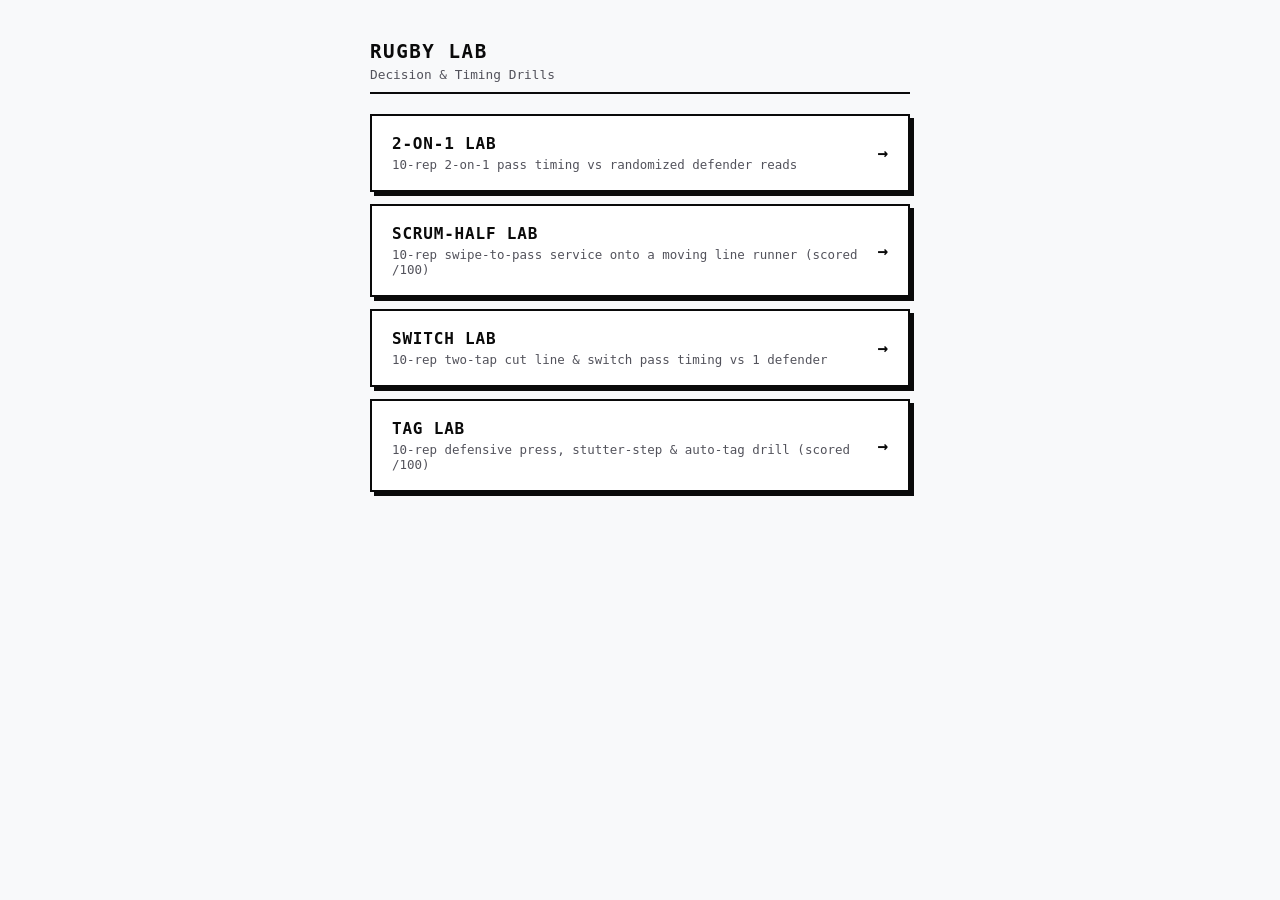
<file: index.html>
<!DOCTYPE html>
<html lang="en">
<head>
  <meta charset="UTF-8" />
  <meta name="viewport" content="width=device-width, initial-scale=1.0" />
  <title>Rugby Lab — Decision &amp; Timing Drills</title>
  <meta name="description" content="Interactive 2D rugby training mini-games for practicing pass timing, scrum-half service, and attacking decision-making." />
  <meta name="theme-color" content="#0a0a0a" />
  <meta name="apple-mobile-web-app-capable" content="yes" />
  <meta name="apple-mobile-web-app-status-bar-style" content="black-translucent" />
  <meta name="apple-mobile-web-app-title" content="Rugby Lab" />

  <!-- Open Graph / Social Sharing -->
  <meta property="og:type" content="website" />
  <meta property="og:site_name" content="Rugby Lab" />
  <meta property="og:title" content="Rugby Lab — Decision &amp; Timing Drills" />
  <meta property="og:description" content="Interactive 2D rugby training mini-games for practicing pass timing, scrum-half service, and attacking decision-making." />

  <!-- Twitter / X Card -->
  <meta name="twitter:card" content="summary_large_image" />
  <meta name="twitter:title" content="Rugby Lab — Decision &amp; Timing Drills" />
  <meta name="twitter:description" content="Interactive 2D rugby training mini-games for practicing pass timing, scrum-half service, and attacking decision-making." />

  <link rel="icon" type="image/svg+xml" href="data:image/svg+xml,%3Csvg xmlns='http://www.w3.org/2000/svg' viewBox='0 0 64 64'%3E%3Crect width='64' height='64' fill='%23ffffff' stroke='%230a0a0a' stroke-width='6'/%3E%3Cellipse cx='32' cy='32' rx='20' ry='13' transform='rotate(-35 32 32)' fill='%232563eb' stroke='%230a0a0a' stroke-width='5'/%3E%3C/svg%3E" />
  <style>
    * {
      box-sizing: border-box;
      margin: 0;
      padding: 0;
      -webkit-tap-highlight-color: transparent;
    }

    body {
      background-color: #f8f9fa;
      color: #0a0a0a;
      font-family: ui-monospace, 'SFMono-Regular', Menlo, Monaco, Consolas, monospace;
      display: flex;
      justify-content: center;
      padding: 40px 20px;
      min-height: 100vh;
    }

    .container {
      width: 100%;
      max-width: 540px;
      display: flex;
      flex-direction: column;
      gap: 20px;
    }

    .header {
      border-bottom: 2px solid #0a0a0a;
      padding-bottom: 10px;
    }

    .title {
      font-size: 1.2rem;
      font-weight: 800;
      text-transform: uppercase;
      letter-spacing: 0.08em;
    }

    .subtitle {
      margin-top: 4px;
      font-size: 0.8rem;
      color: #52525b;
    }

    .drill-list {
      display: flex;
      flex-direction: column;
      gap: 12px;
    }

    .drill-card {
      display: flex;
      justify-content: space-between;
      align-items: center;
      padding: 18px 20px;
      background: #ffffff;
      border: 2px solid #0a0a0a;
      box-shadow: 4px 4px 0px #0a0a0a;
      text-decoration: none;
      color: #0a0a0a;
      transition: transform 0.1s ease, box-shadow 0.1s ease, background 0.1s ease;
    }

    .drill-card:hover {
      background: #eff6ff;
      transform: translate(-1px, -1px);
      box-shadow: 5px 5px 0px #0a0a0a;
    }

    .drill-info {
      display: flex;
      flex-direction: column;
      gap: 4px;
    }

    .drill-name {
      font-size: 1rem;
      font-weight: 800;
      text-transform: uppercase;
      letter-spacing: 0.05em;
    }

    .drill-desc {
      font-size: 0.78rem;
      color: #52525b;
    }

    .drill-arrow {
      font-size: 1.1rem;
      font-weight: 800;
    }
  </style>
</head>
<body>
  <main class="container">
    <header class="header">
      <h1 class="title">Rugby Lab</h1>
      <p class="subtitle">Decision &amp; Timing Drills</p>
    </header>

    <nav class="drill-list">
      <a href="./2-on-1-lab/" class="drill-card">
        <div class="drill-info">
          <span class="drill-name">2-on-1 Lab</span>
          <span class="drill-desc">10-rep 2-on-1 pass timing vs randomized defender reads</span>
        </div>
        <span class="drill-arrow">&rarr;</span>
      </a>
      <a href="./scrum-half-lab/" class="drill-card">
        <div class="drill-info">
          <span class="drill-name">Scrum-Half Lab</span>
          <span class="drill-desc">10-rep swipe-to-pass service onto a moving line runner (scored /100)</span>
        </div>
        <span class="drill-arrow">&rarr;</span>
      </a>
      <a href="./switch-lab/" class="drill-card">
        <div class="drill-info">
          <span class="drill-name">Switch Lab</span>
          <span class="drill-desc">10-rep two-tap cut line &amp; switch pass timing vs 1 defender</span>
        </div>
        <span class="drill-arrow">&rarr;</span>
      </a>
      <a href="./tag-lab/" class="drill-card">
        <div class="drill-info">
          <span class="drill-name">Tag Lab</span>
          <span class="drill-desc">10-rep defensive press, stutter-step &amp; auto-tag drill (scored /100)</span>
        </div>
        <span class="drill-arrow">&rarr;</span>
      </a>
    </nav>
  </main>
</body>
</html>
</file>
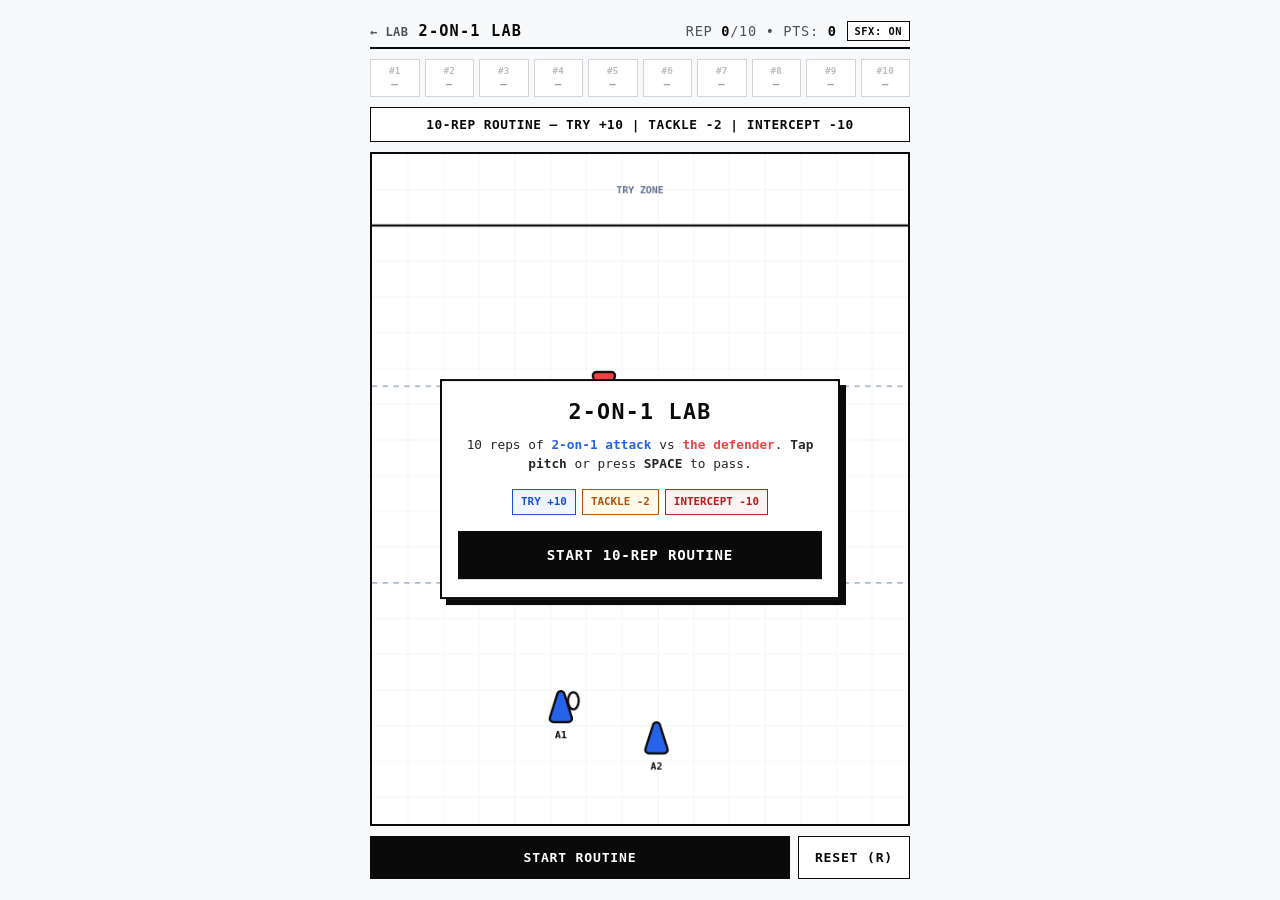
<file: 2-on-1-lab/index.html>
<!DOCTYPE html>
<html lang="en">
<head>
  <meta charset="UTF-8" />
  <meta name="viewport" content="width=device-width, initial-scale=1.0, maximum-scale=1.0, user-scalable=no" />
  <title>2-on-1 Lab — Rugby Pass Timing Drill | Rugby Lab</title>
  <meta name="description" content="10-rep 2-on-1 rugby decision-making drill. Read the defender's body language and time your pass to beat the tackle or dummy through for a try." />
  <meta name="theme-color" content="#0a0a0a" />
  <meta name="apple-mobile-web-app-capable" content="yes" />
  <meta name="apple-mobile-web-app-status-bar-style" content="black-translucent" />
  <meta name="apple-mobile-web-app-title" content="2-on-1 Lab" />

  <!-- Open Graph / Social Sharing -->
  <meta property="og:type" content="website" />
  <meta property="og:site_name" content="Rugby Lab" />
  <meta property="og:title" content="2-on-1 Lab — Rugby Pass Timing Drill" />
  <meta property="og:description" content="10-rep 2-on-1 rugby decision-making drill. Read the defender's body language and time your pass to beat the tackle or dummy through for a try." />

  <!-- Twitter / X Card -->
  <meta name="twitter:card" content="summary_large_image" />
  <meta name="twitter:title" content="2-on-1 Lab — Rugby Pass Timing Drill" />
  <meta name="twitter:description" content="10-rep 2-on-1 rugby decision-making drill. Read the defender's body language and time your pass to beat the tackle or dummy through for a try." />

  <link rel="icon" type="image/svg+xml" href="data:image/svg+xml,%3Csvg xmlns='http://www.w3.org/2000/svg' viewBox='0 0 64 64'%3E%3Crect width='64' height='64' fill='%23ffffff' stroke='%230a0a0a' stroke-width='6'/%3E%3Cellipse cx='32' cy='32' rx='20' ry='13' transform='rotate(-35 32 32)' fill='%232563eb' stroke='%230a0a0a' stroke-width='5'/%3E%3C/svg%3E" />
  <link rel="stylesheet" href="./style.css" />
</head>
<body>
  <main class="app-container">
    <header class="header">
      <div class="header-left">
        <a href="../" class="back-link">&larr; Lab</a>
        <h1 class="title">2-on-1 Lab</h1>
      </div>
      <div class="header-right">
        <div class="score">
          Rep <span id="score-reps">0</span>/10 &bull; Pts: <span id="score-points">0</span>
        </div>
        <button id="mute-btn" class="mute-btn" type="button">SFX: ON</button>
      </div>
    </header>

    <div id="rep-history" class="rep-history"></div>

    <div id="status-banner" class="banner neutral">
      Tap or press SPACE to begin
    </div>

    <div class="canvas-wrapper">
      <canvas id="pitch"></canvas>

      <div id="welcome-overlay" class="result-overlay">
        <div class="result-title">2-ON-1 LAB</div>
        <div class="welcome-body">
          <p>10 reps of <span class="txt-blue">2-on-1 attack</span> vs <span class="txt-red">the defender</span>. <strong>Tap pitch</strong> or press <strong>SPACE</strong> to pass.</p>
          <div class="welcome-scoring">
            <span class="score-pill try">TRY +10</span>
            <span class="score-pill tackle">TACKLE -2</span>
            <span class="score-pill intercept">INTERCEPT -10</span>
          </div>
        </div>
        <button id="welcome-start-btn" class="result-restart-btn">Start 10-Rep Routine</button>
      </div>

      <div id="result-overlay" class="result-overlay hidden">
        <div id="result-title" class="result-title"></div>
        <div id="result-detail" class="result-detail"></div>
        <div id="result-list" class="result-list hidden"></div>
        <div id="result-tip" class="result-tip hidden"></div>
        <div id="result-hint" class="result-hint">Tap or press SPACE for next rep</div>
        <button id="result-restart-btn" class="result-restart-btn hidden">Restart 10-Rep Routine</button>
      </div>
    </div>

    <div class="controls">
      <button id="action-btn" class="primary">Start Run (Space)</button>
      <button id="reset-btn">Reset (R)</button>
    </div>
  </main>

  <script type="module" src="./app.js"></script>
</body>
</html>
</file>
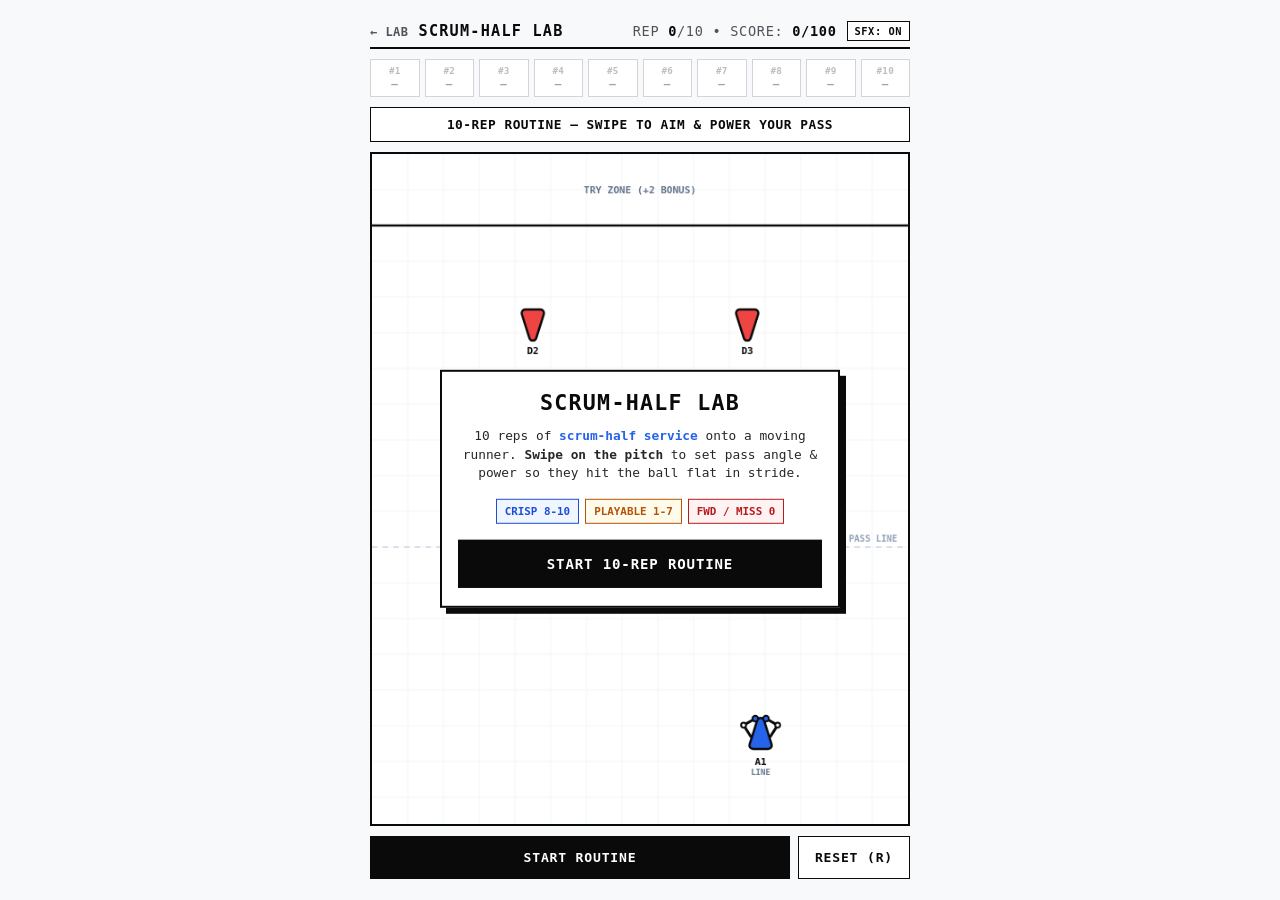
<file: scrum-half-lab/index.html>
<!DOCTYPE html>
<html lang="en">
<head>
  <meta charset="UTF-8" />
  <meta name="viewport" content="width=device-width, initial-scale=1.0, maximum-scale=1.0, user-scalable=no" />
  <title>Scrum-Half Lab — Scrum-Half Passing Drill | Rugby Lab</title>
  <meta name="description" content="10-rep 3v3 tag rugby scrum-half passing drill. Swipe to aim and power your pass onto a moving line runner to hit the green speed-boost zone on the gain line." />
  <meta name="theme-color" content="#0a0a0a" />
  <meta name="apple-mobile-web-app-capable" content="yes" />
  <meta name="apple-mobile-web-app-status-bar-style" content="black-translucent" />
  <meta name="apple-mobile-web-app-title" content="Scrum-Half Lab" />

  <!-- Open Graph / Social Sharing -->
  <meta property="og:type" content="website" />
  <meta property="og:site_name" content="Rugby Lab" />
  <meta property="og:title" content="Scrum-Half Lab — Scrum-Half Passing Drill" />
  <meta property="og:description" content="10-rep 3v3 tag rugby scrum-half passing drill. Swipe to aim and power your pass onto a moving line runner to hit the green speed-boost zone on the gain line." />

  <!-- Twitter / X Card -->
  <meta name="twitter:card" content="summary_large_image" />
  <meta name="twitter:title" content="Scrum-Half Lab — Scrum-Half Passing Drill" />
  <meta name="twitter:description" content="10-rep 3v3 tag rugby scrum-half passing drill. Swipe to aim and power your pass onto a moving line runner to hit the green speed-boost zone on the gain line." />

  <link rel="icon" type="image/svg+xml" href="data:image/svg+xml,%3Csvg xmlns='http://www.w3.org/2000/svg' viewBox='0 0 64 64'%3E%3Crect width='64' height='64' fill='%23ffffff' stroke='%230a0a0a' stroke-width='6'/%3E%3Cellipse cx='32' cy='32' rx='20' ry='13' transform='rotate(-35 32 32)' fill='%232563eb' stroke='%230a0a0a' stroke-width='5'/%3E%3C/svg%3E" />
  <link rel="stylesheet" href="./style.css" />
</head>
<body>
  <main class="app-container">
    <header class="header">
      <div class="header-left">
        <a href="../" class="back-link">&larr; Lab</a>
        <h1 class="title">Scrum-Half Lab</h1>
      </div>
      <div class="header-right">
        <div class="score">
          Rep <span id="score-reps">0</span>/10 &bull; Score: <span id="score-points">0/100</span>
        </div>
        <button id="mute-btn" class="mute-btn" type="button">SFX: ON</button>
      </div>
    </header>

    <div id="rep-history" class="rep-history"></div>

    <div id="status-banner" class="banner neutral">
      Swipe on pitch to aim and power your pass
    </div>

    <div class="canvas-wrapper">
      <canvas id="pitch"></canvas>

      <div id="welcome-overlay" class="result-overlay">
        <div class="result-title">SCRUM-HALF LAB</div>
        <div class="welcome-body">
          <p>10 reps of <span class="txt-blue">scrum-half service</span> onto a moving runner. <strong>Swipe on the pitch</strong> to set pass angle &amp; power so they hit the ball flat in stride.</p>
          <div class="welcome-scoring">
            <span class="score-pill try">CRISP 8-10</span>
            <span class="score-pill tackle">PLAYABLE 1-7</span>
            <span class="score-pill intercept">FWD / MISS 0</span>
          </div>
        </div>
        <button id="welcome-start-btn" class="result-restart-btn">Start 10-Rep Routine</button>
      </div>

      <div id="result-overlay" class="result-overlay hidden">
        <div id="result-title" class="result-title"></div>
        <div id="result-detail" class="result-detail"></div>
        <ul id="result-breakdown" class="result-breakdown hidden"></ul>
        <div id="result-list" class="result-list hidden"></div>
        <div id="result-tip" class="result-tip hidden"></div>
        <div id="result-hint" class="result-hint">Tap or press SPACE for next rep</div>
        <button id="result-restart-btn" class="result-restart-btn hidden">Restart 10-Rep Routine</button>
      </div>
    </div>

    <div class="controls">
      <button id="action-btn" class="primary">Start Routine</button>
      <button id="reset-btn">Reset (R)</button>
    </div>
  </main>

  <script type="module" src="./app.js"></script>
</body>
</html>
</file>
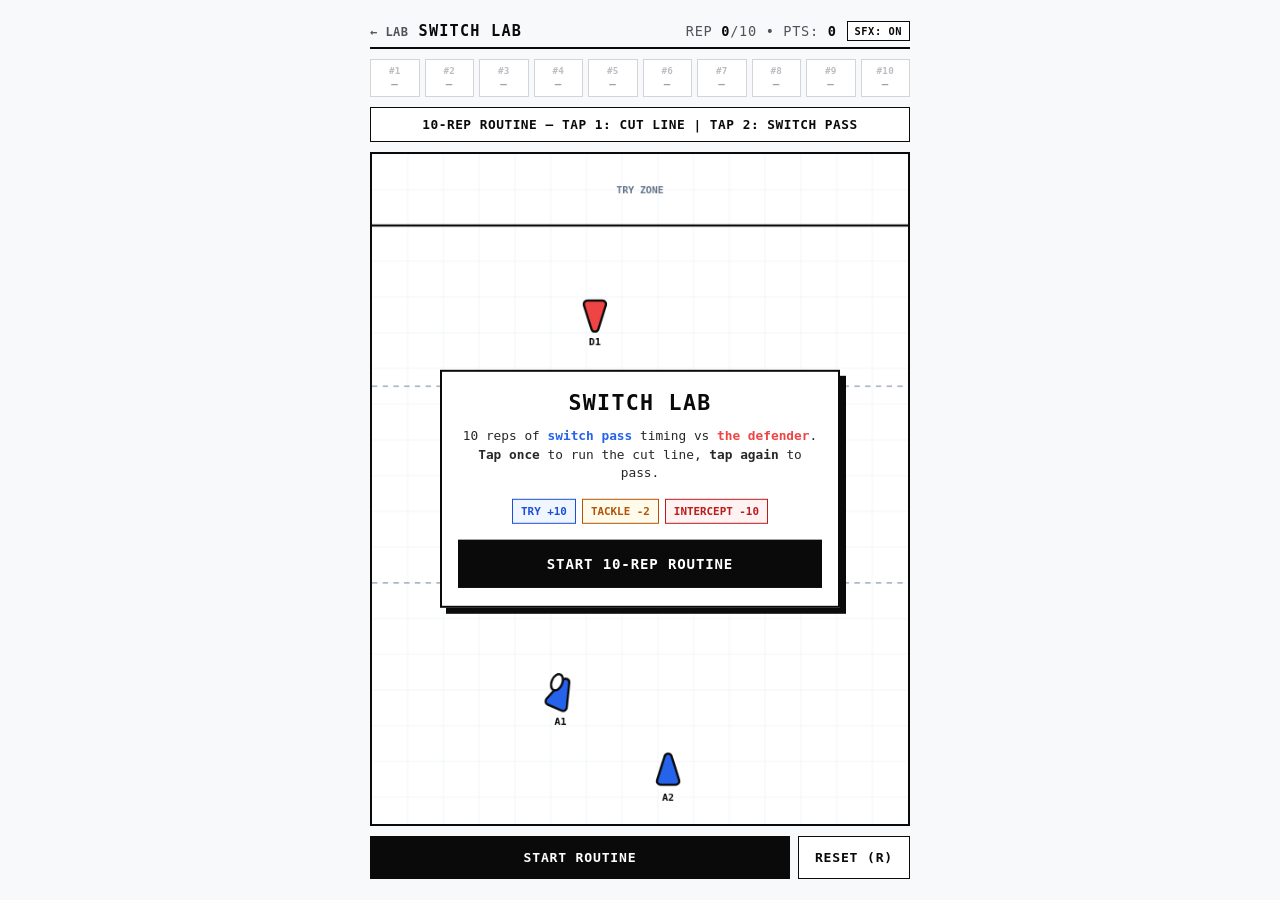
<file: switch-lab/index.html>
<!DOCTYPE html>
<html lang="en">
<head>
  <meta charset="UTF-8" />
  <meta name="viewport" content="width=device-width, initial-scale=1.0, maximum-scale=1.0, user-scalable=no" />
  <title>Switch Lab — Rugby Switch Pass Timing Drill | Rugby Lab</title>
  <meta name="description" content="10-rep rugby switch pass timing drill. Tap once to run the inside cut line and tap again to pop the switch pass past the defender." />
  <meta name="theme-color" content="#0a0a0a" />
  <meta name="apple-mobile-web-app-capable" content="yes" />
  <meta name="apple-mobile-web-app-status-bar-style" content="black-translucent" />
  <meta name="apple-mobile-web-app-title" content="Switch Lab" />

  <!-- Open Graph / Social Sharing -->
  <meta property="og:type" content="website" />
  <meta property="og:site_name" content="Rugby Lab" />
  <meta property="og:title" content="Switch Lab — Rugby Switch Pass Timing Drill" />
  <meta property="og:description" content="10-rep rugby switch pass timing drill. Tap once to run the inside cut line and tap again to pop the switch pass past the defender." />

  <!-- Twitter / X Card -->
  <meta name="twitter:card" content="summary_large_image" />
  <meta property="twitter:title" content="Switch Lab — Rugby Switch Pass Timing Drill" />
  <meta property="twitter:description" content="10-rep rugby switch pass timing drill. Tap once to run the inside cut line and tap again to pop the switch pass past the defender." />

  <link rel="icon" type="image/svg+xml" href="data:image/svg+xml,%3Csvg xmlns='http://www.w3.org/2000/svg' viewBox='0 0 64 64'%3E%3Crect width='64' height='64' fill='%23ffffff' stroke='%230a0a0a' stroke-width='6'/%3E%3Cellipse cx='32' cy='32' rx='20' ry='13' transform='rotate(-35 32 32)' fill='%232563eb' stroke='%230a0a0a' stroke-width='5'/%3E%3C/svg%3E" />
  <link rel="stylesheet" href="./style.css" />
</head>
<body>
  <main class="app-container">
    <header class="header">
      <div class="header-left">
        <a href="../" class="back-link">&larr; Lab</a>
        <h1 class="title">Switch Lab</h1>
      </div>
      <div class="header-right">
        <div class="score">
          Rep <span id="score-reps">0</span>/10 &bull; Pts: <span id="score-points">0</span>
        </div>
        <button id="mute-btn" class="mute-btn" type="button">SFX: ON</button>
      </div>
    </header>

    <div id="rep-history" class="rep-history"></div>

    <div id="status-banner" class="banner neutral">
      Tap or press SPACE to begin
    </div>

    <div class="canvas-wrapper">
      <canvas id="pitch"></canvas>

      <div id="welcome-overlay" class="result-overlay">
        <div class="result-title">SWITCH LAB</div>
        <div class="welcome-body">
          <p>10 reps of <span class="txt-blue">switch pass</span> timing vs <span class="txt-red">the defender</span>. <strong>Tap once</strong> to run the cut line, <strong>tap again</strong> to pass.</p>
          <div class="welcome-scoring">
            <span class="score-pill try">TRY +10</span>
            <span class="score-pill tackle">TACKLE -2</span>
            <span class="score-pill intercept">INTERCEPT -10</span>
          </div>
        </div>
        <button id="welcome-start-btn" class="result-restart-btn">Start 10-Rep Routine</button>
      </div>

      <div id="result-overlay" class="result-overlay hidden">
        <div id="result-title" class="result-title"></div>
        <div id="result-detail" class="result-detail"></div>
        <div id="result-list" class="result-list hidden"></div>
        <div id="result-tip" class="result-tip hidden"></div>
        <div id="result-hint" class="result-hint">Tap or press SPACE for next rep</div>
        <button id="result-restart-btn" class="result-restart-btn hidden">Restart 10-Rep Routine</button>
      </div>
    </div>

    <div class="controls">
      <button id="action-btn" class="primary">Start Routine</button>
      <button id="reset-btn">Reset (R)</button>
    </div>
  </main>

  <script type="module" src="./app.js"></script>
</body>
</html>
</file>
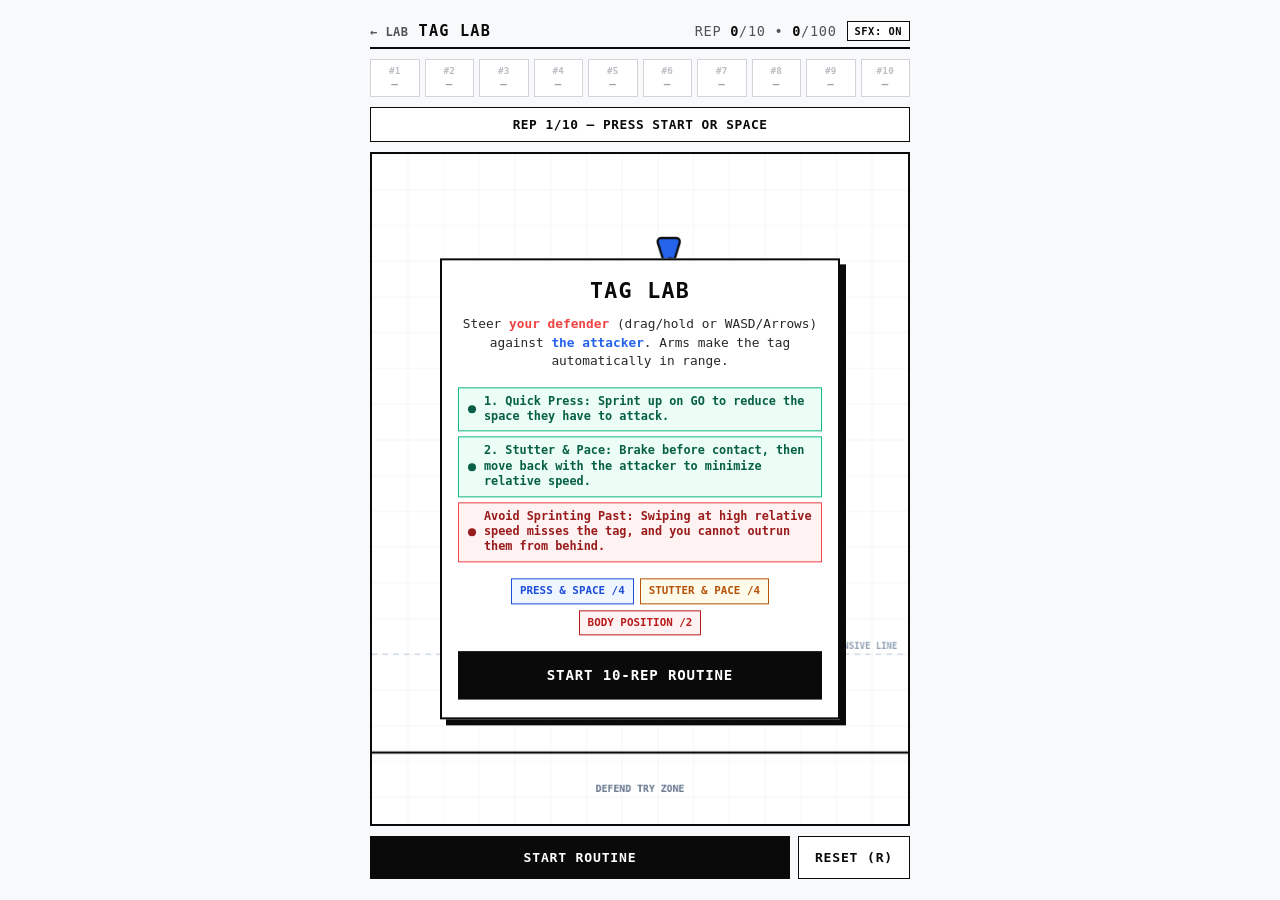
<file: tag-lab/index.html>
<!DOCTYPE html>
<html lang="en">
<head>
  <meta charset="UTF-8" />
  <meta name="viewport" content="width=device-width, initial-scale=1.0, maximum-scale=1.0, user-scalable=no" />
  <title>Tag Lab — Defensive Press &amp; Stutter-Step Drill | Rugby Lab</title>
  <meta name="description" content="10-rep 1v1 defensive tagging drill. Press fast to shut down space, stutter-step to match speed, and mirror the attacker for a clean auto-tag." />
  <meta name="theme-color" content="#0a0a0a" />
  <meta name="apple-mobile-web-app-capable" content="yes" />
  <meta name="apple-mobile-web-app-status-bar-style" content="black-translucent" />
  <meta name="apple-mobile-web-app-title" content="Tag Lab" />

  <!-- Open Graph / Social Sharing -->
  <meta property="og:type" content="website" />
  <meta property="og:site_name" content="Rugby Lab" />
  <meta property="og:title" content="Tag Lab — Defensive Press &amp; Stutter-Step Drill" />
  <meta property="og:description" content="10-rep 1v1 defensive tagging drill. Press fast to shut down space, stutter-step to match speed, and mirror the attacker for a clean auto-tag." />

  <!-- Twitter / X Card -->
  <meta name="twitter:card" content="summary_large_image" />
  <meta property="twitter:title" content="Tag Lab — Defensive Press &amp; Stutter-Step Drill" />
  <meta property="twitter:description" content="10-rep 1v1 defensive tagging drill. Press fast to shut down space, stutter-step to match speed, and mirror the attacker for a clean auto-tag." />

  <link rel="icon" type="image/svg+xml" href="data:image/svg+xml,%3Csvg xmlns='http://www.w3.org/2000/svg' viewBox='0 0 64 64'%3E%3Crect width='64' height='64' fill='%23ffffff' stroke='%230a0a0a' stroke-width='6'/%3E%3Cellipse cx='32' cy='32' rx='20' ry='13' transform='rotate(-35 32 32)' fill='%23ef4444' stroke='%230a0a0a' stroke-width='5'/%3E%3C/svg%3E" />
  <link rel="stylesheet" href="./style.css" />
</head>
<body>
  <main class="app-container">
    <header class="header">
      <div class="header-left">
        <a href="../" class="back-link">&larr; Lab</a>
        <h1 class="title">Tag Lab</h1>
      </div>
      <div class="header-right">
        <div class="score">
          Rep <span id="score-reps">0</span>/10 &bull; <span id="score-points">0</span>/100
        </div>
        <button id="mute-btn" class="mute-btn" type="button">SFX: ON</button>
      </div>
    </header>

    <div id="rep-history" class="rep-history"></div>

    <div id="status-banner" class="banner neutral">
      Press START or SPACE to begin
    </div>

    <div class="canvas-wrapper">
      <canvas id="pitch"></canvas>

      <div id="welcome-overlay" class="result-overlay">
        <div class="result-title">TAG LAB</div>
        <div class="welcome-body">
          <p>Steer <span class="txt-red">your defender</span> (drag/hold or WASD/Arrows) against <span class="txt-blue">the attacker</span>. Arms make the tag automatically in range.</p>
          <ul class="result-breakdown">
            <li class="breakdown-item good">
              <span class="breakdown-dot"></span>
              <span><strong>1. Quick Press:</strong> Sprint up on GO to reduce the space they have to attack.</span>
            </li>
            <li class="breakdown-item good">
              <span class="breakdown-dot"></span>
              <span><strong>2. Stutter &amp; Pace:</strong> Brake before contact, then move back with the attacker to minimize relative speed.</span>
            </li>
            <li class="breakdown-item ugly">
              <span class="breakdown-dot"></span>
              <span><strong>Avoid Sprinting Past:</strong> Swiping at high relative speed misses the tag, and you cannot outrun them from behind.</span>
            </li>
          </ul>
          <div class="welcome-scoring">
            <span class="score-pill try">PRESS &amp; SPACE /4</span>
            <span class="score-pill tackle">STUTTER &amp; PACE /4</span>
            <span class="score-pill intercept">BODY POSITION /2</span>
          </div>
        </div>
        <button id="welcome-start-btn" class="result-restart-btn">Start 10-Rep Routine</button>
      </div>

      <div id="result-overlay" class="result-overlay hidden">
        <div id="result-title" class="result-title"></div>
        <div id="result-detail" class="result-detail"></div>
        <ul id="result-breakdown" class="result-breakdown hidden"></ul>
        <div id="result-list" class="result-list hidden"></div>
        <div id="result-tip" class="result-tip hidden"></div>
        <div id="result-hint" class="result-hint">Tap or press SPACE for next rep</div>
        <button id="result-restart-btn" class="result-restart-btn hidden">Restart 10-Rep Routine</button>
      </div>
    </div>

    <div class="controls">
      <button id="action-btn" class="primary">Start Routine</button>
      <button id="reset-btn">Reset (R)</button>
    </div>
  </main>

  <script type="module" src="./app.js"></script>
</body>
</html>
</file>
<file: 2-on-1-lab/style.css>
@import '../shared/lab.css';
</file>
<file: scrum-half-lab/style.css>
@import '../shared/lab.css';
</file>
<file: switch-lab/style.css>
@import '../shared/lab.css';
</file>
<file: tag-lab/style.css>
@import '../shared/lab.css';
</file>
